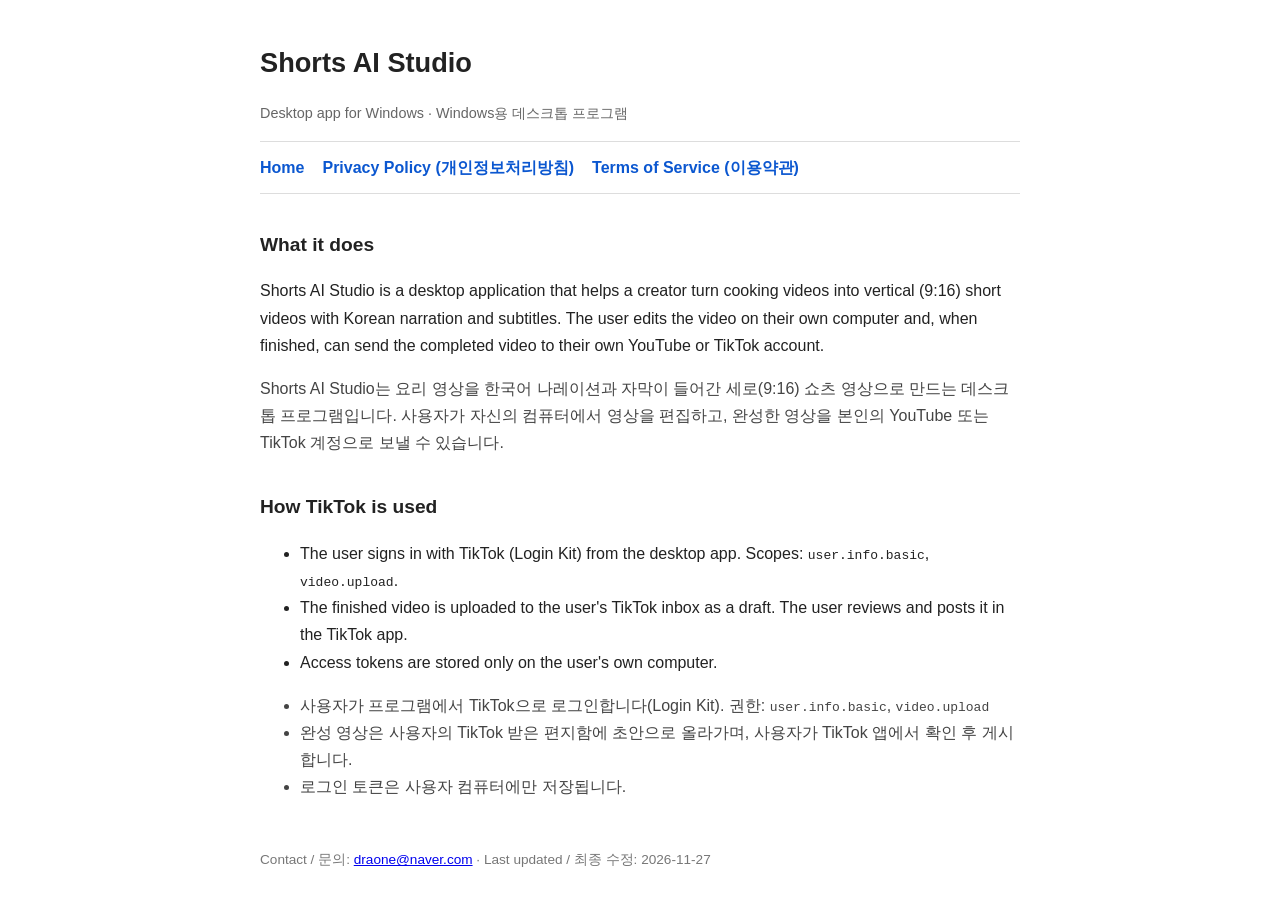
<file: index.html>
<!DOCTYPE html>
<html lang="en"><head><meta charset="utf-8"><meta name="viewport" content="width=device-width,initial-scale=1">
<title>Shorts AI Studio</title><link rel="stylesheet" href="style.css"></head><body>
<h1>Shorts AI Studio</h1>
<p class="small">Desktop app for Windows · Windows용 데스크톱 프로그램</p>
<nav><a href="./">Home</a><a href="privacy.html">Privacy Policy (개인정보처리방침)</a><a href="terms.html">Terms of Service (이용약관)</a></nav>
<h2>What it does</h2>
<p>Shorts AI Studio is a desktop application that helps a creator turn cooking videos into vertical (9:16) short videos with Korean narration and subtitles. The user edits the video on their own computer and, when finished, can send the completed video to their own YouTube or TikTok account.</p>
<p class="ko">Shorts AI Studio는 요리 영상을 한국어 나레이션과 자막이 들어간 세로(9:16) 쇼츠 영상으로 만드는 데스크톱 프로그램입니다. 사용자가 자신의 컴퓨터에서 영상을 편집하고, 완성한 영상을 본인의 YouTube 또는 TikTok 계정으로 보낼 수 있습니다.</p>
<h2>How TikTok is used</h2>
<ul>
<li>The user signs in with TikTok (Login Kit) from the desktop app. Scopes: <code>user.info.basic</code>, <code>video.upload</code>.</li>
<li>The finished video is uploaded to the user's TikTok inbox as a draft. The user reviews and posts it in the TikTok app.</li>
<li>Access tokens are stored only on the user's own computer.</li>
</ul>
<ul class="ko">
<li>사용자가 프로그램에서 TikTok으로 로그인합니다(Login Kit). 권한: <code>user.info.basic</code>, <code>video.upload</code></li>
<li>완성 영상은 사용자의 TikTok 받은 편지함에 초안으로 올라가며, 사용자가 TikTok 앱에서 확인 후 게시합니다.</li>
<li>로그인 토큰은 사용자 컴퓨터에만 저장됩니다.</li>
</ul>
<footer>Contact / 문의: <a href="mailto:draone@naver.com">draone@naver.com</a> · Last updated / 최종 수정: 2026-11-27</footer>
</body></html>
</file>
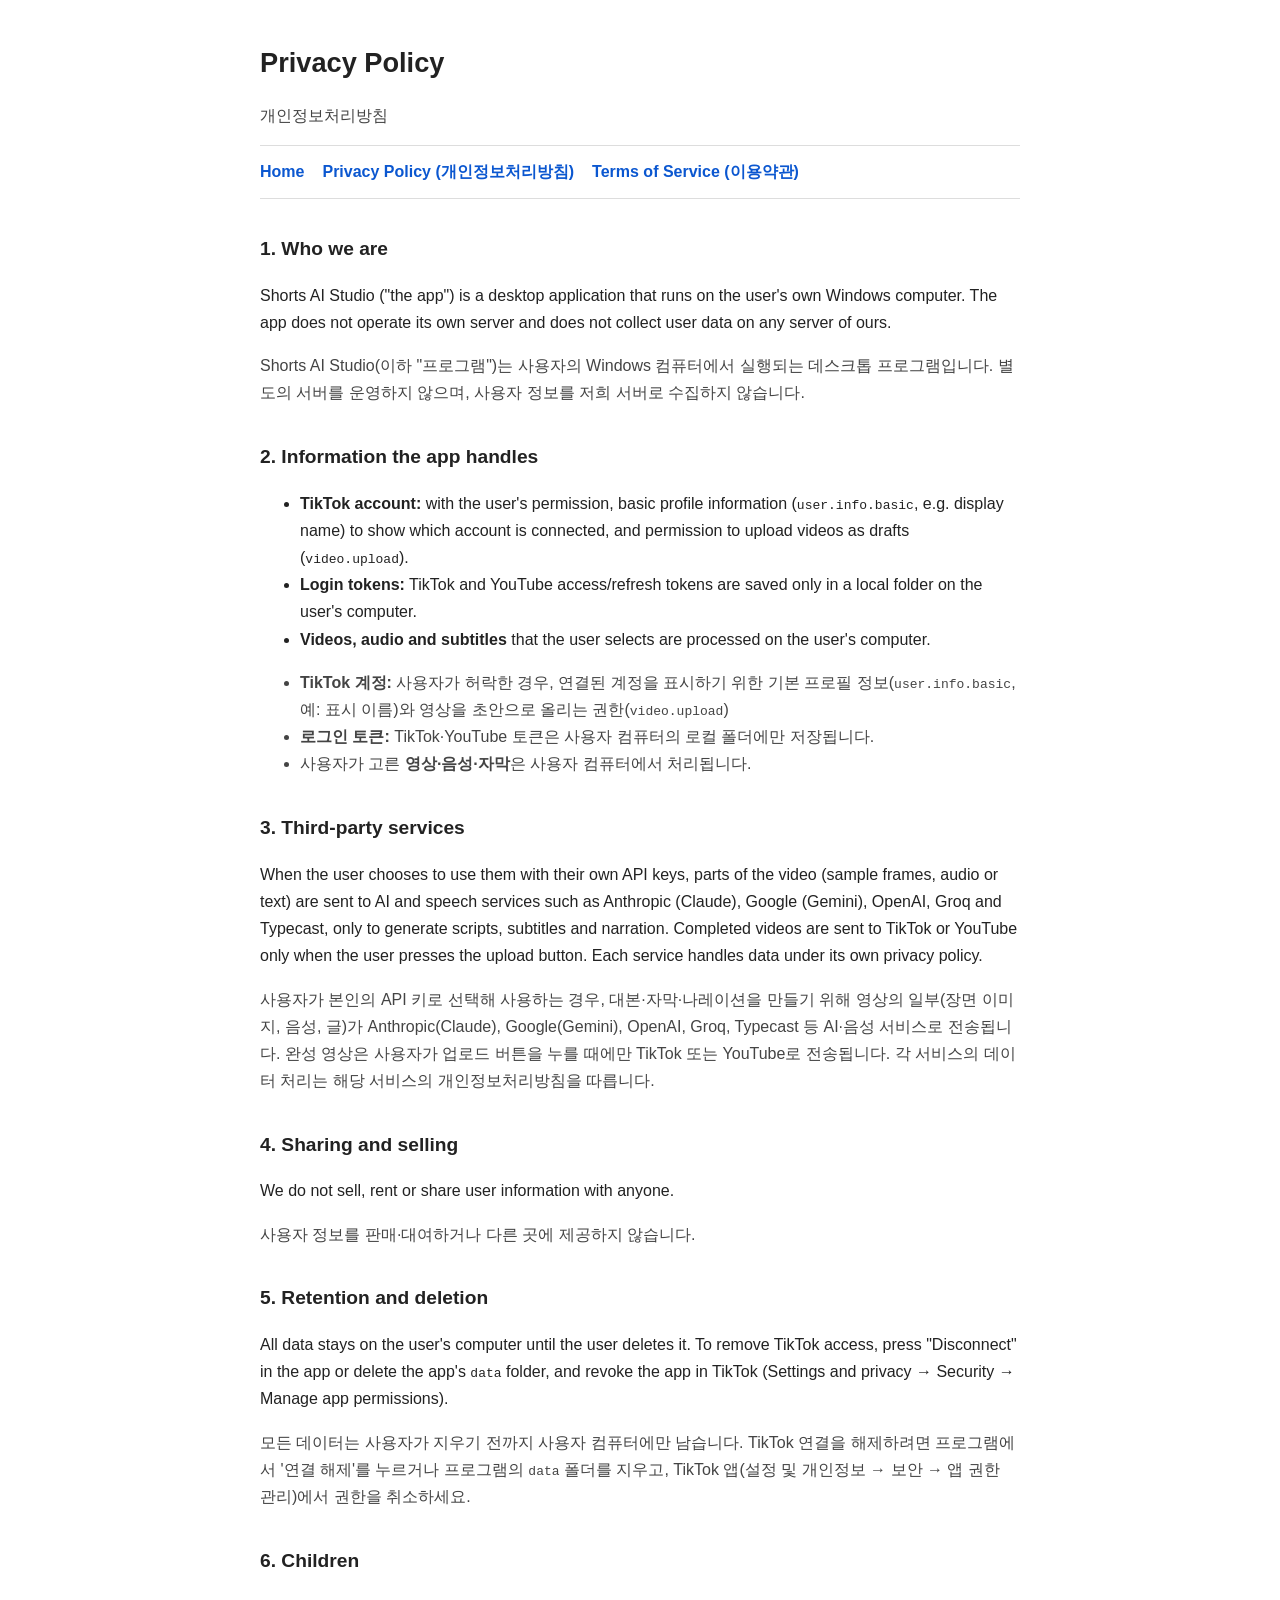
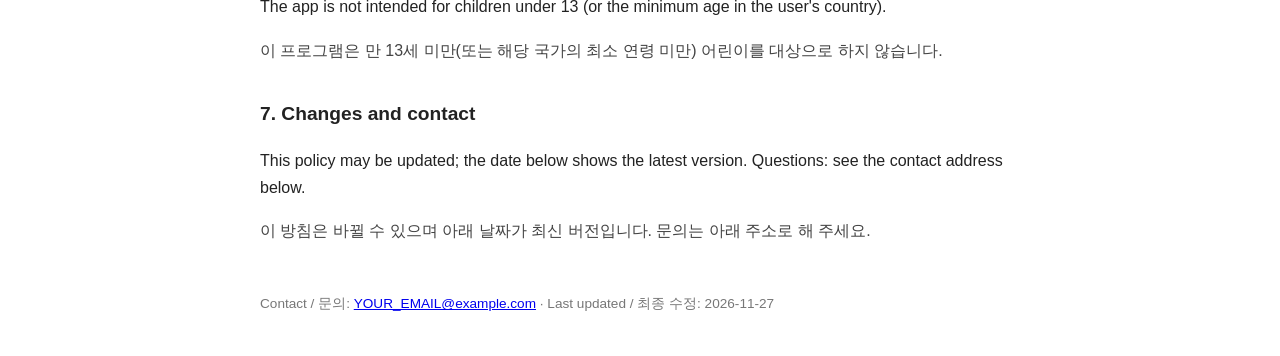
<file: privacy.html>
<!DOCTYPE html>
<html lang="en"><head><meta charset="utf-8"><meta name="viewport" content="width=device-width,initial-scale=1">
<title>Privacy Policy - Shorts AI Studio</title><link rel="stylesheet" href="style.css"></head><body>
<h1>Privacy Policy</h1><p class="ko">개인정보처리방침</p>
<nav><a href="./">Home</a><a href="privacy.html">Privacy Policy (개인정보처리방침)</a><a href="terms.html">Terms of Service (이용약관)</a></nav>
<h2>1. Who we are</h2>
<p>Shorts AI Studio ("the app") is a desktop application that runs on the user's own Windows computer. The app does not operate its own server and does not collect user data on any server of ours.</p>
<p class="ko">Shorts AI Studio(이하 "프로그램")는 사용자의 Windows 컴퓨터에서 실행되는 데스크톱 프로그램입니다. 별도의 서버를 운영하지 않으며, 사용자 정보를 저희 서버로 수집하지 않습니다.</p>
<h2>2. Information the app handles</h2>
<ul>
<li><b>TikTok account:</b> with the user's permission, basic profile information (<code>user.info.basic</code>, e.g. display name) to show which account is connected, and permission to upload videos as drafts (<code>video.upload</code>).</li>
<li><b>Login tokens:</b> TikTok and YouTube access/refresh tokens are saved only in a local folder on the user's computer.</li>
<li><b>Videos, audio and subtitles</b> that the user selects are processed on the user's computer.</li>
</ul>
<ul class="ko">
<li><b>TikTok 계정:</b> 사용자가 허락한 경우, 연결된 계정을 표시하기 위한 기본 프로필 정보(<code>user.info.basic</code>, 예: 표시 이름)와 영상을 초안으로 올리는 권한(<code>video.upload</code>)</li>
<li><b>로그인 토큰:</b> TikTok·YouTube 토큰은 사용자 컴퓨터의 로컬 폴더에만 저장됩니다.</li>
<li>사용자가 고른 <b>영상·음성·자막</b>은 사용자 컴퓨터에서 처리됩니다.</li>
</ul>
<h2>3. Third-party services</h2>
<p>When the user chooses to use them with their own API keys, parts of the video (sample frames, audio or text) are sent to AI and speech services such as Anthropic (Claude), Google (Gemini), OpenAI, Groq and Typecast, only to generate scripts, subtitles and narration. Completed videos are sent to TikTok or YouTube only when the user presses the upload button. Each service handles data under its own privacy policy.</p>
<p class="ko">사용자가 본인의 API 키로 선택해 사용하는 경우, 대본·자막·나레이션을 만들기 위해 영상의 일부(장면 이미지, 음성, 글)가 Anthropic(Claude), Google(Gemini), OpenAI, Groq, Typecast 등 AI·음성 서비스로 전송됩니다. 완성 영상은 사용자가 업로드 버튼을 누를 때에만 TikTok 또는 YouTube로 전송됩니다. 각 서비스의 데이터 처리는 해당 서비스의 개인정보처리방침을 따릅니다.</p>
<h2>4. Sharing and selling</h2>
<p>We do not sell, rent or share user information with anyone.</p>
<p class="ko">사용자 정보를 판매·대여하거나 다른 곳에 제공하지 않습니다.</p>
<h2>5. Retention and deletion</h2>
<p>All data stays on the user's computer until the user deletes it. To remove TikTok access, press "Disconnect" in the app or delete the app's <code>data</code> folder, and revoke the app in TikTok (Settings and privacy → Security → Manage app permissions).</p>
<p class="ko">모든 데이터는 사용자가 지우기 전까지 사용자 컴퓨터에만 남습니다. TikTok 연결을 해제하려면 프로그램에서 '연결 해제'를 누르거나 프로그램의 <code>data</code> 폴더를 지우고, TikTok 앱(설정 및 개인정보 → 보안 → 앱 권한 관리)에서 권한을 취소하세요.</p>
<h2>6. Children</h2>
<p>The app is not intended for children under 13 (or the minimum age in the user's country).</p>
<p class="ko">이 프로그램은 만 13세 미만(또는 해당 국가의 최소 연령 미만) 어린이를 대상으로 하지 않습니다.</p>
<h2>7. Changes and contact</h2>
<p>This policy may be updated; the date below shows the latest version. Questions: see the contact address below.</p>
<p class="ko">이 방침은 바뀔 수 있으며 아래 날짜가 최신 버전입니다. 문의는 아래 주소로 해 주세요.</p>
<footer>Contact / 문의: <a href="mailto:YOUR_EMAIL@example.com">YOUR_EMAIL@example.com</a> · Last updated / 최종 수정: 2026-11-27</footer>
</body></html>
</file>
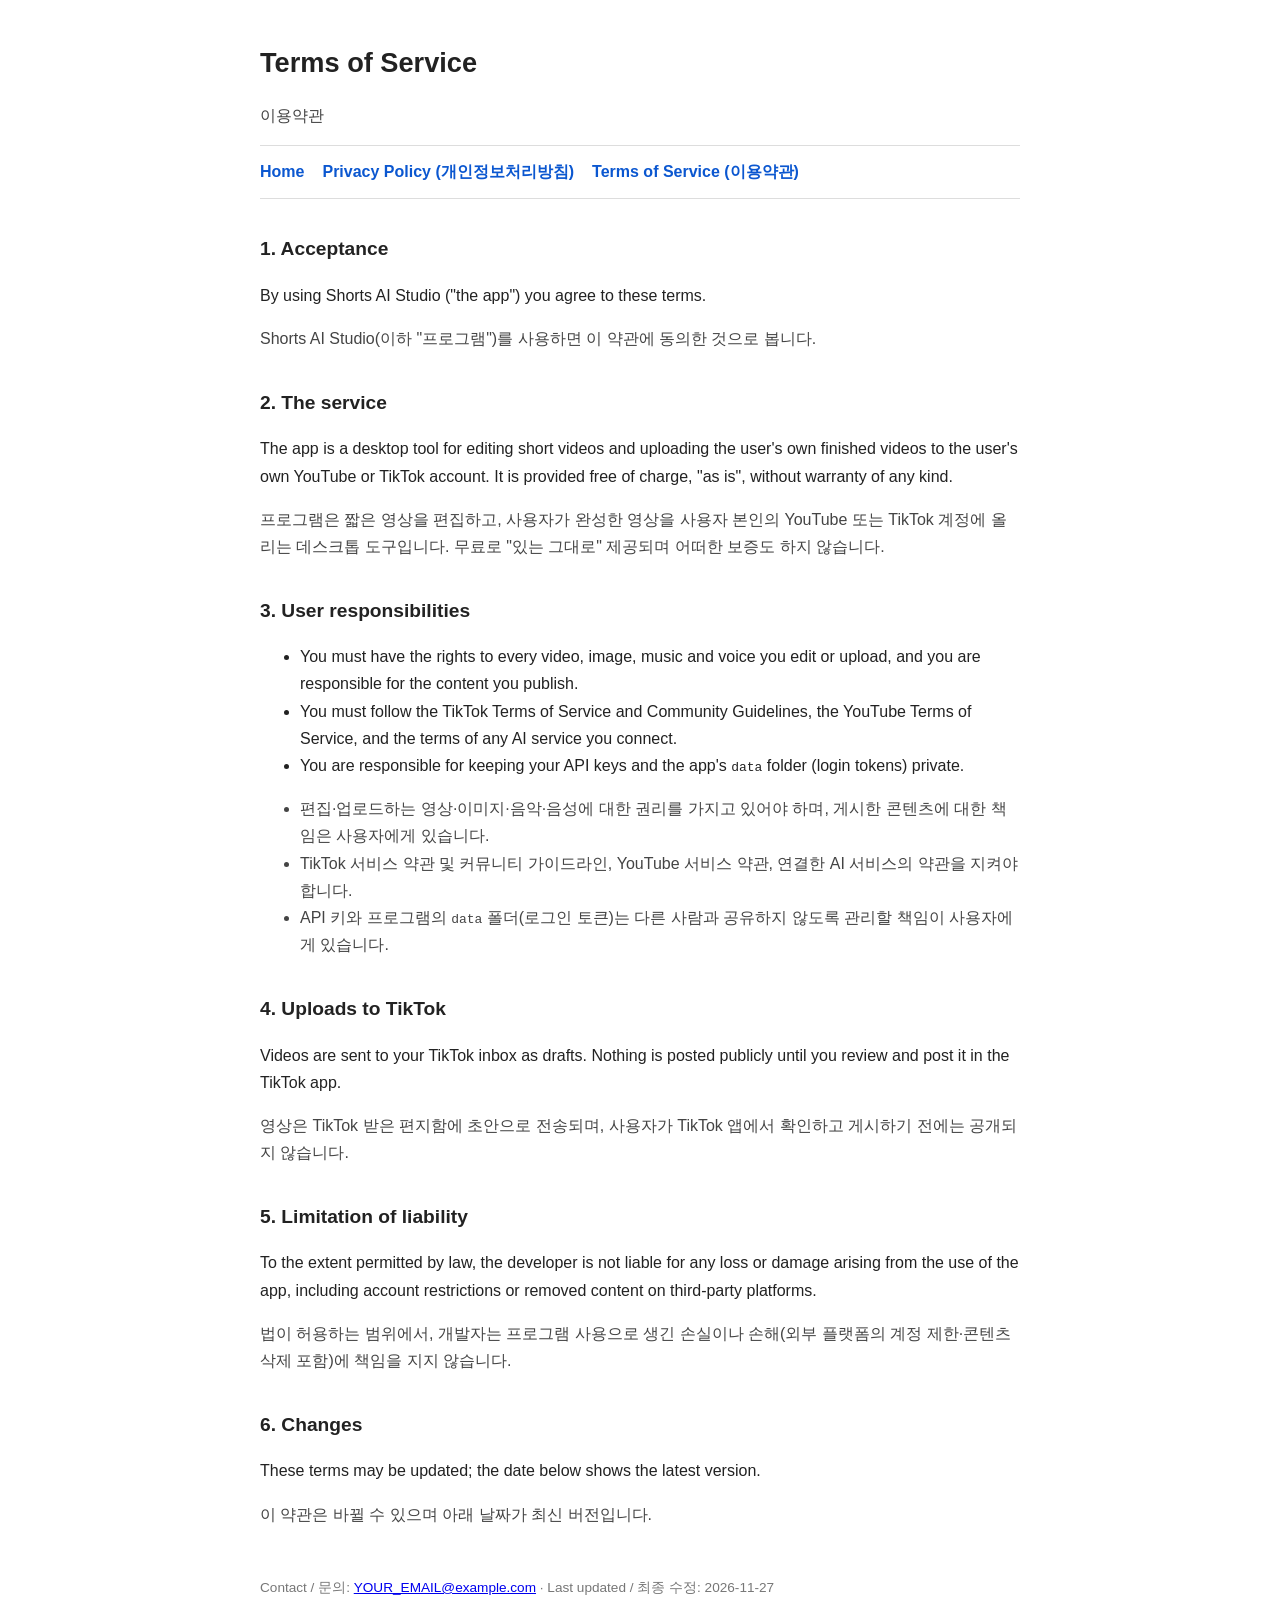
<file: terms.html>
<!DOCTYPE html>
<html lang="en"><head><meta charset="utf-8"><meta name="viewport" content="width=device-width,initial-scale=1">
<title>Terms of Service - Shorts AI Studio</title><link rel="stylesheet" href="style.css"></head><body>
<h1>Terms of Service</h1><p class="ko">이용약관</p>
<nav><a href="./">Home</a><a href="privacy.html">Privacy Policy (개인정보처리방침)</a><a href="terms.html">Terms of Service (이용약관)</a></nav>
<h2>1. Acceptance</h2>
<p>By using Shorts AI Studio ("the app") you agree to these terms.</p>
<p class="ko">Shorts AI Studio(이하 "프로그램")를 사용하면 이 약관에 동의한 것으로 봅니다.</p>
<h2>2. The service</h2>
<p>The app is a desktop tool for editing short videos and uploading the user's own finished videos to the user's own YouTube or TikTok account. It is provided free of charge, "as is", without warranty of any kind.</p>
<p class="ko">프로그램은 짧은 영상을 편집하고, 사용자가 완성한 영상을 사용자 본인의 YouTube 또는 TikTok 계정에 올리는 데스크톱 도구입니다. 무료로 "있는 그대로" 제공되며 어떠한 보증도 하지 않습니다.</p>
<h2>3. User responsibilities</h2>
<ul>
<li>You must have the rights to every video, image, music and voice you edit or upload, and you are responsible for the content you publish.</li>
<li>You must follow the TikTok Terms of Service and Community Guidelines, the YouTube Terms of Service, and the terms of any AI service you connect.</li>
<li>You are responsible for keeping your API keys and the app's <code>data</code> folder (login tokens) private.</li>
</ul>
<ul class="ko">
<li>편집·업로드하는 영상·이미지·음악·음성에 대한 권리를 가지고 있어야 하며, 게시한 콘텐츠에 대한 책임은 사용자에게 있습니다.</li>
<li>TikTok 서비스 약관 및 커뮤니티 가이드라인, YouTube 서비스 약관, 연결한 AI 서비스의 약관을 지켜야 합니다.</li>
<li>API 키와 프로그램의 <code>data</code> 폴더(로그인 토큰)는 다른 사람과 공유하지 않도록 관리할 책임이 사용자에게 있습니다.</li>
</ul>
<h2>4. Uploads to TikTok</h2>
<p>Videos are sent to your TikTok inbox as drafts. Nothing is posted publicly until you review and post it in the TikTok app.</p>
<p class="ko">영상은 TikTok 받은 편지함에 초안으로 전송되며, 사용자가 TikTok 앱에서 확인하고 게시하기 전에는 공개되지 않습니다.</p>
<h2>5. Limitation of liability</h2>
<p>To the extent permitted by law, the developer is not liable for any loss or damage arising from the use of the app, including account restrictions or removed content on third-party platforms.</p>
<p class="ko">법이 허용하는 범위에서, 개발자는 프로그램 사용으로 생긴 손실이나 손해(외부 플랫폼의 계정 제한·콘텐츠 삭제 포함)에 책임을 지지 않습니다.</p>
<h2>6. Changes</h2>
<p>These terms may be updated; the date below shows the latest version.</p>
<p class="ko">이 약관은 바뀔 수 있으며 아래 날짜가 최신 버전입니다.</p>
<footer>Contact / 문의: <a href="mailto:YOUR_EMAIL@example.com">YOUR_EMAIL@example.com</a> · Last updated / 최종 수정: 2026-11-27</footer>
</body></html>
</file>
<file: style.css>
body{font-family:-apple-system,"Segoe UI","Malgun Gothic",sans-serif;max-width:760px;margin:40px auto;padding:0 20px;line-height:1.7;color:#222}
h1{font-size:1.7em;margin-bottom:.2em}h2{margin-top:1.8em;font-size:1.2em}
nav{margin:16px 0 28px;padding:12px 0;border-top:1px solid #ddd;border-bottom:1px solid #ddd}
nav a{margin-right:18px;font-weight:600;color:#0b57d0;text-decoration:none}
.ko{color:#444}.small{font-size:.9em;color:#666}footer{margin-top:48px;font-size:.85em;color:#777}
</file>
